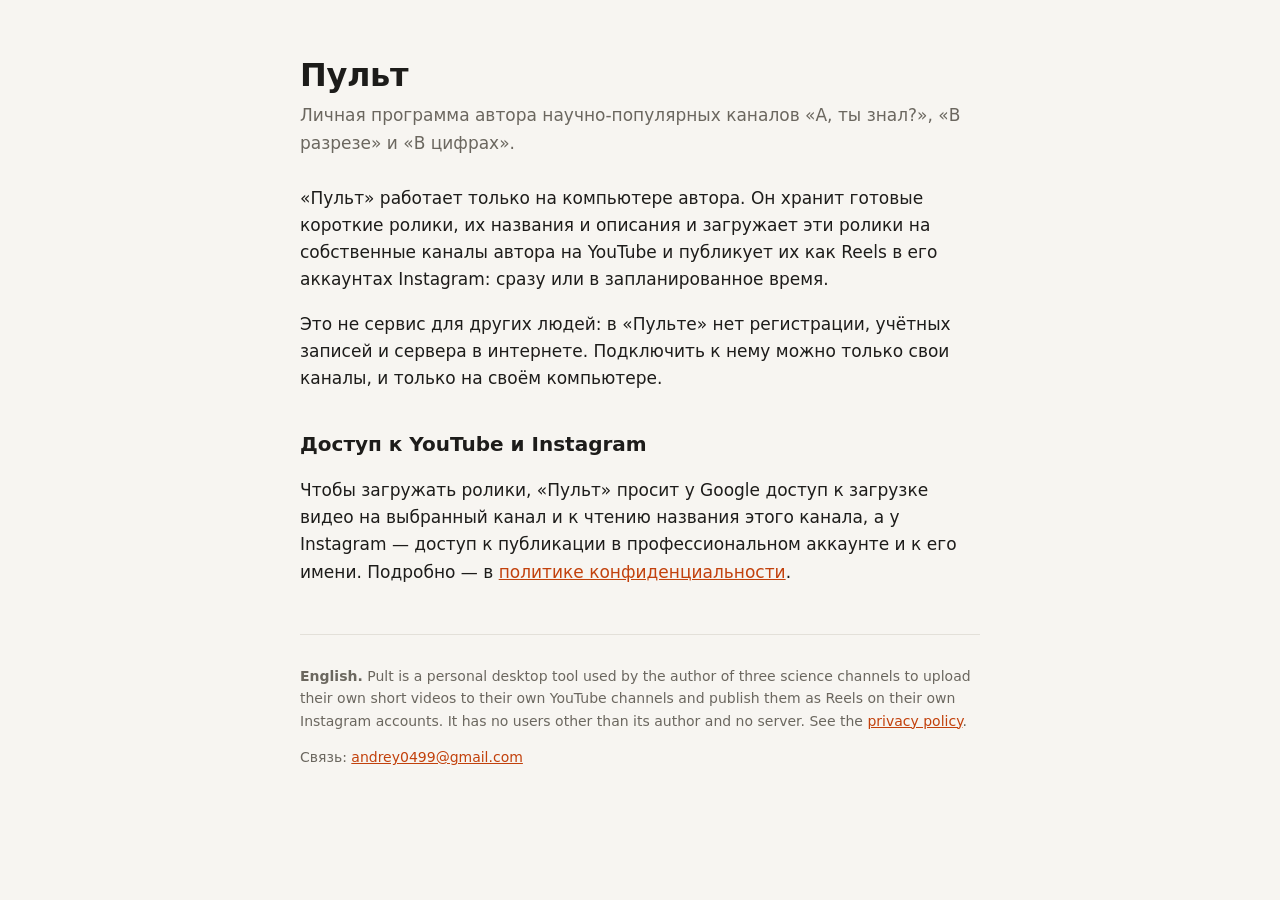
<file: index.html>
<!doctype html>
<html lang="ru">
<head>
<meta charset="utf-8">
<meta name="viewport" content="width=device-width, initial-scale=1">
<title>Пульт</title>
<link rel="stylesheet" href="style.css">
</head>
<body>
<main>
  <h1>Пульт</h1>
  <p class="lead">Личная программа автора научно-популярных каналов «А, ты знал?», «В разрезе» и «В цифрах».</p>

  <p>«Пульт» работает только на компьютере автора. Он хранит готовые короткие ролики, их названия и описания и загружает эти ролики на собственные каналы автора на YouTube и публикует их как Reels в его аккаунтах Instagram: сразу или в запланированное время.</p>

  <p>Это не сервис для других людей: в «Пульте» нет регистрации, учётных записей и сервера в интернете. Подключить к нему можно только свои каналы, и только на своём компьютере.</p>

  <h2>Доступ к YouTube и Instagram</h2>
  <p>Чтобы загружать ролики, «Пульт» просит у Google доступ к загрузке видео на выбранный канал и к чтению названия этого канала, а у Instagram — доступ к публикации в профессиональном аккаунте и к его имени. Подробно — в <a href="privacy.html">политике конфиденциальности</a>.</p>

  <footer>
    <p><strong>English.</strong> Pult is a personal desktop tool used by the author of three science channels to upload their own short videos to their own YouTube channels and publish them as Reels on their own Instagram accounts. It has no users other than its author and no server. See the <a href="privacy.html">privacy policy</a>.</p>
    <p>Связь: <a href="mailto:andrey0499@gmail.com">andrey0499@gmail.com</a></p>
  </footer>
</main>
</body>
</html>
</file>
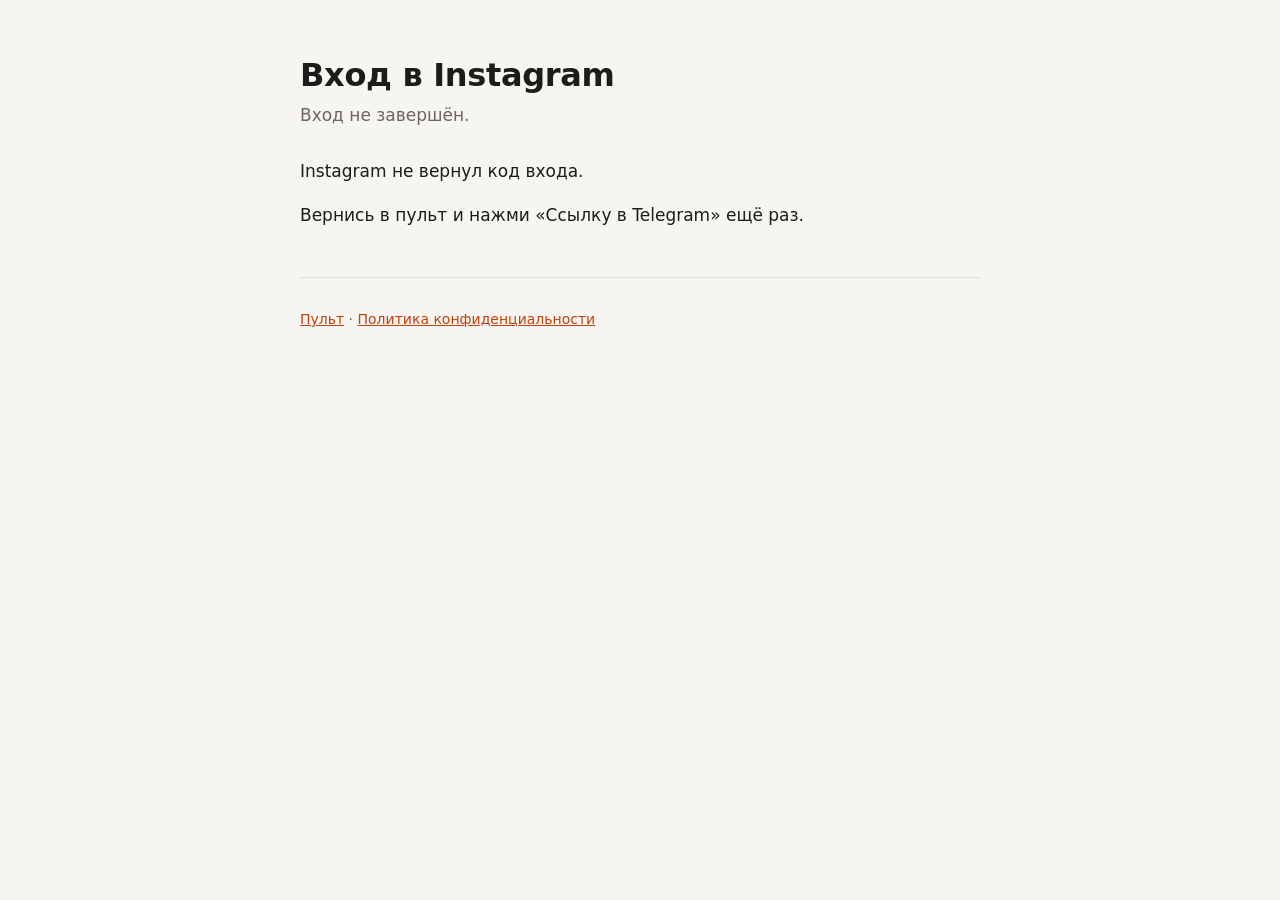
<file: instagram.html>
<!doctype html>
<html lang="ru">
<head>
<meta charset="utf-8">
<meta name="viewport" content="width=device-width, initial-scale=1">
<meta name="robots" content="noindex">
<title>Пульт — вход в Instagram</title>
<link rel="stylesheet" href="style.css">
<style>
  pre { white-space: pre-wrap; word-break: break-all; background: var(--line); padding: 12px; border-radius: 10px; font-size: 13px; }
  .buttons { display: flex; flex-wrap: wrap; gap: 10px; margin: 16px 0; }
  .button { border: 0; border-radius: 10px; padding: 12px 18px; font: inherit; font-weight: 600; cursor: pointer; text-decoration: none; background: var(--accent); color: white; }
  .button.secondary { background: var(--line); color: var(--text); }
</style>
</head>
<body>
<main>
  <h1>Вход в Instagram</h1>
  <div id="ok" hidden>
    <p class="lead">Осталось передать код пульту.</p>
    <ol>
      <li>Нажми «Скопировать».</li>
      <li>Открой своего бота в Telegram и отправь ему скопированное сообщение.</li>
    </ol>
    <pre id="command"></pre>
    <div class="buttons">
      <button class="button" id="copy" type="button">Скопировать</button>
      <a class="button secondary" id="bot" hidden>Открыть бота</a>
    </div>
    <p>Код действует час и подходит один раз. Эта страница никуда его не отправляет: он показан только на твоём экране.</p>
  </div>
  <div id="error" hidden>
    <p class="lead">Вход не завершён.</p>
    <p id="reason"></p>
    <p>Вернись в пульт и нажми «Ссылку в Telegram» ещё раз.</p>
  </div>
  <footer><p><a href="index.html">Пульт</a> · <a href="privacy.html">Политика конфиденциальности</a></p></footer>
</main>
<script>
  const params = new URLSearchParams(location.search);
  const code = (params.get('code') || '').replace(/#_$/, '');
  const state = params.get('state') || '';
  if (code && state) {
    const command = `/ig ${state} ${code}`;
    document.getElementById('command').textContent = command;
    document.getElementById('ok').hidden = false;
    const bot = state.split('~')[1];
    if (/^\w+$/.test(bot || '')) {
      const link = document.getElementById('bot');
      link.href = `https://t.me/${bot}`;
      link.hidden = false;
    }
    const copy = document.getElementById('copy');
    copy.addEventListener('click', async () => {
      try {
        await navigator.clipboard.writeText(command);
        copy.textContent = 'Скопировано';
      } catch {
        const range = document.createRange();
        range.selectNodeContents(document.getElementById('command'));
        getSelection().removeAllRanges();
        getSelection().addRange(range);
        copy.textContent = 'Выделено — скопируй вручную';
      }
    });
  } else {
    document.getElementById('reason').textContent = params.get('error_description') || params.get('error') || 'Instagram не вернул код входа.';
    document.getElementById('error').hidden = false;
  }
</script>
</body>
</html>
</file>
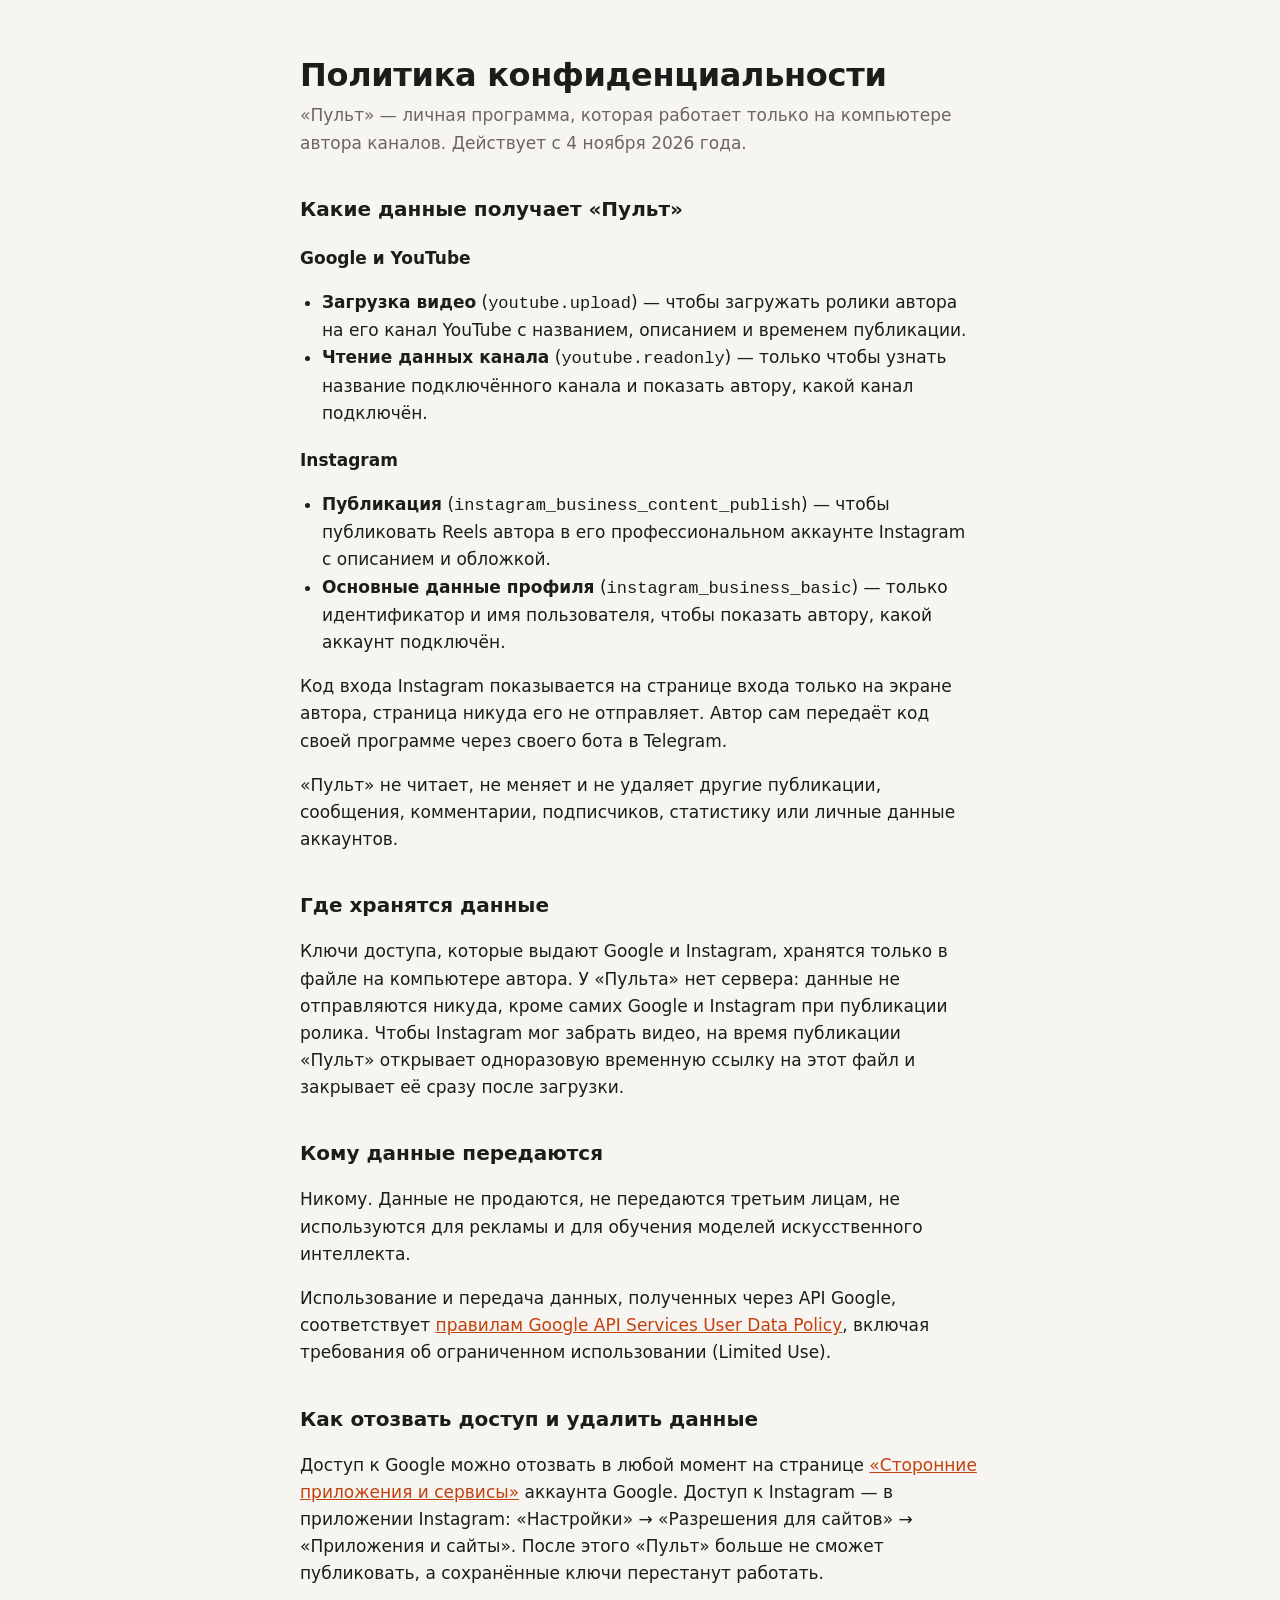
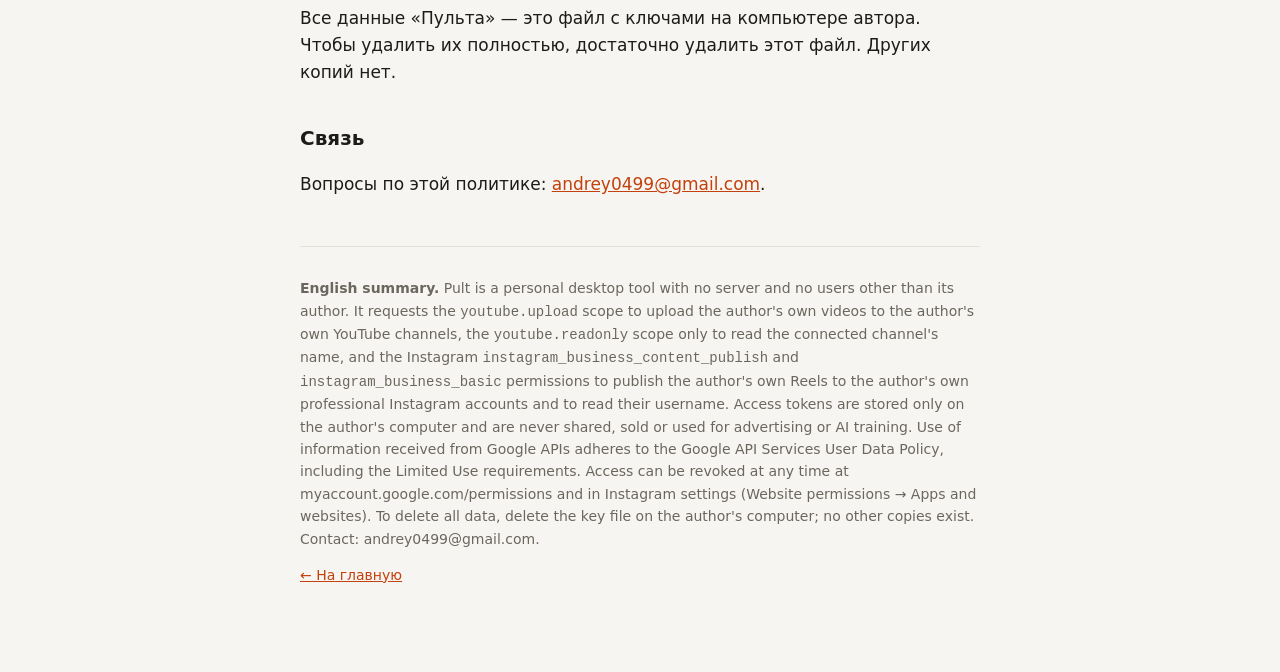
<file: privacy.html>
<!doctype html>
<html lang="ru">
<head>
<meta charset="utf-8">
<meta name="viewport" content="width=device-width, initial-scale=1">
<title>Пульт — политика конфиденциальности</title>
<link rel="stylesheet" href="style.css">
</head>
<body>
<main>
  <h1>Политика конфиденциальности</h1>
  <p class="lead">«Пульт» — личная программа, которая работает только на компьютере автора каналов. Действует с 4 ноября 2026 года.</p>

  <h2>Какие данные получает «Пульт»</h2>
  <h3>Google и YouTube</h3>
  <ul>
    <li><strong>Загрузка видео</strong> (<code>youtube.upload</code>) — чтобы загружать ролики автора на его канал YouTube с названием, описанием и временем публикации.</li>
    <li><strong>Чтение данных канала</strong> (<code>youtube.readonly</code>) — только чтобы узнать название подключённого канала и показать автору, какой канал подключён.</li>
  </ul>
  <h3>Instagram</h3>
  <ul>
    <li><strong>Публикация</strong> (<code>instagram_business_content_publish</code>) — чтобы публиковать Reels автора в его профессиональном аккаунте Instagram с описанием и обложкой.</li>
    <li><strong>Основные данные профиля</strong> (<code>instagram_business_basic</code>) — только идентификатор и имя пользователя, чтобы показать автору, какой аккаунт подключён.</li>
  </ul>
  <p>Код входа Instagram показывается на странице входа только на экране автора, страница никуда его не отправляет. Автор сам передаёт код своей программе через своего бота в Telegram.</p>
  <p>«Пульт» не читает, не меняет и не удаляет другие публикации, сообщения, комментарии, подписчиков, статистику или личные данные аккаунтов.</p>

  <h2>Где хранятся данные</h2>
  <p>Ключи доступа, которые выдают Google и Instagram, хранятся только в файле на компьютере автора. У «Пульта» нет сервера: данные не отправляются никуда, кроме самих Google и Instagram при публикации ролика. Чтобы Instagram мог забрать видео, на время публикации «Пульт» открывает одноразовую временную ссылку на этот файл и закрывает её сразу после загрузки.</p>

  <h2>Кому данные передаются</h2>
  <p>Никому. Данные не продаются, не передаются третьим лицам, не используются для рекламы и для обучения моделей искусственного интеллекта.</p>
  <p>Использование и передача данных, полученных через API Google, соответствует <a href="https://developers.google.com/terms/api-services-user-data-policy">правилам Google API Services User Data Policy</a>, включая требования об ограниченном использовании (Limited Use).</p>

  <h2 id="deletion">Как отозвать доступ и удалить данные</h2>
  <p>Доступ к Google можно отозвать в любой момент на странице <a href="https://myaccount.google.com/permissions">«Сторонние приложения и сервисы»</a> аккаунта Google. Доступ к Instagram — в приложении Instagram: «Настройки» → «Разрешения для сайтов» → «Приложения и сайты». После этого «Пульт» больше не сможет публиковать, а сохранённые ключи перестанут работать.</p>
  <p>Все данные «Пульта» — это файл с ключами на компьютере автора. Чтобы удалить их полностью, достаточно удалить этот файл. Других копий нет.</p>

  <h2>Связь</h2>
  <p>Вопросы по этой политике: <a href="mailto:andrey0499@gmail.com">andrey0499@gmail.com</a>.</p>

  <footer>
    <p><strong>English summary.</strong> Pult is a personal desktop tool with no server and no users other than its author. It requests the <code>youtube.upload</code> scope to upload the author's own videos to the author's own YouTube channels, the <code>youtube.readonly</code> scope only to read the connected channel's name, and the Instagram <code>instagram_business_content_publish</code> and <code>instagram_business_basic</code> permissions to publish the author's own Reels to the author's own professional Instagram accounts and to read their username. Access tokens are stored only on the author's computer and are never shared, sold or used for advertising or AI training. Use of information received from Google APIs adheres to the Google API Services User Data Policy, including the Limited Use requirements. Access can be revoked at any time at myaccount.google.com/permissions and in Instagram settings (Website permissions → Apps and websites). To delete all data, delete the key file on the author's computer; no other copies exist. Contact: andrey0499@gmail.com.</p>
    <p><a href="index.html">← На главную</a></p>
  </footer>
</main>
</body>
</html>
</file>
<file: style.css>
:root { color-scheme: light dark; --text: #1d1c1a; --muted: #6b675f; --bg: #f7f5f1; --line: #e3e0d9; --accent: #c2410c; }
@media (prefers-color-scheme: dark) { :root { --text: #ecebe7; --muted: #a29e95; --bg: #151514; --line: #33322e; --accent: #fb923c; } }
* { box-sizing: border-box; }
body { margin: 0; background: var(--bg); color: var(--text); font: 17px/1.6 "Segoe UI", system-ui, -apple-system, sans-serif; }
main { max-width: 720px; margin: 0 auto; padding: 56px 20px 80px; }
h1 { font-size: 32px; line-height: 1.2; margin: 0 0 8px; letter-spacing: -0.01em; }
h2 { font-size: 20px; margin: 36px 0 8px; }
h3 { font-size: 17px; margin: 20px 0 4px; }
.lead { color: var(--muted); margin: 0 0 28px; }
a { color: var(--accent); }
ul { padding-left: 22px; }
footer { margin-top: 48px; padding-top: 16px; border-top: 1px solid var(--line); color: var(--muted); font-size: 14px; }
</file>
